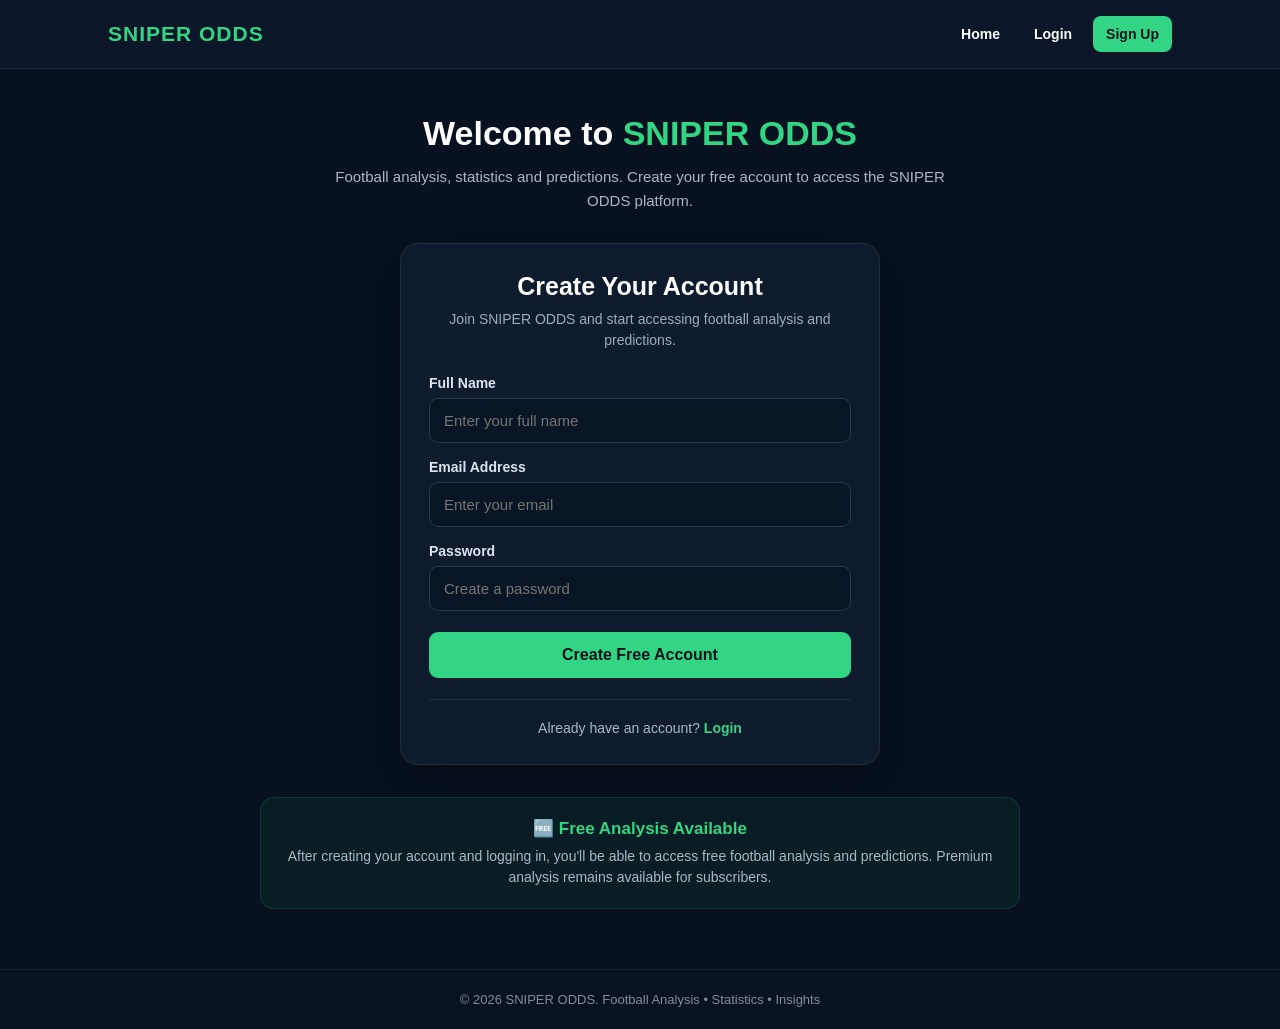
<file: index.html>
<!DOCTYPE html>
<html lang="en">
<head>
  <meta charset="UTF-8">
  <meta name="viewport" content="width=device-width, initial-scale=1.0">

  <title>SNIPER ODDS — Football Analysis & Predictions</title>
  <meta name="description" content="SNIPER ODDS — Football analysis, statistics, free predictions and premium football insights.">

  <style>
    * {
      box-sizing: border-box;
      margin: 0;
      padding: 0;
    }

    body {
      font-family: Arial, Helvetica, sans-serif;
      background: #07111f;
      color: #ffffff;
      min-height: 100vh;
    }

    /* HEADER */
    header {
      width: 100%;
      background: #0b1728;
      border-bottom: 1px solid rgba(255,255,255,0.08);
      position: sticky;
      top: 0;
      z-index: 1000;
    }

    .nav {
      max-width: 1100px;
      margin: auto;
      min-height: 68px;
      padding: 0 18px;
      display: flex;
      align-items: center;
      justify-content: space-between;
      gap: 15px;
    }

    .logo {
      color: #32d583;
      font-size: 21px;
      font-weight: 800;
      letter-spacing: 1px;
      text-decoration: none;
      white-space: nowrap;
    }

    .nav-links {
      display: flex;
      align-items: center;
      gap: 8px;
    }

    .nav-links a {
      color: #ffffff;
      text-decoration: none;
      padding: 10px 13px;
      border-radius: 8px;
      font-size: 14px;
      font-weight: 600;
    }

    .nav-links a:hover {
      background: rgba(50,213,131,0.10);
      color: #32d583;
    }

    .signup-nav {
      background: #32d583 !important;
      color: #06131f !important;
    }

    .signup-nav:hover {
      background: #28c475 !important;
      color: #06131f !important;
    }

    /* MAIN */
    main {
      width: 100%;
      padding: 45px 18px 60px;
    }

    .container {
      max-width: 1050px;
      margin: auto;
    }

    .hero {
      text-align: center;
      margin-bottom: 30px;
    }

    .hero h1 {
      font-size: 34px;
      line-height: 1.15;
      margin-bottom: 12px;
    }

    .hero h1 span {
      color: #32d583;
    }

    .hero p {
      color: #aab7c7;
      max-width: 650px;
      margin: auto;
      line-height: 1.6;
      font-size: 15px;
    }

    /* SIGNUP CARD */
    .auth-card {
      width: 100%;
      max-width: 480px;
      margin: 0 auto;
      background: #0d1b2d;
      border: 1px solid rgba(255,255,255,0.08);
      border-radius: 18px;
      padding: 28px;
      box-shadow: 0 18px 50px rgba(0,0,0,0.25);
    }

    .auth-card h2 {
      text-align: center;
      font-size: 25px;
      margin-bottom: 8px;
    }

    .auth-subtitle {
      text-align: center;
      color: #9eacbd;
      font-size: 14px;
      line-height: 1.5;
      margin-bottom: 24px;
    }

    .form-group {
      margin-bottom: 16px;
    }

    .form-group label {
      display: block;
      margin-bottom: 7px;
      color: #dce5ef;
      font-size: 14px;
      font-weight: 600;
    }

    .form-group input {
      width: 100%;
      padding: 13px 14px;
      border-radius: 9px;
      border: 1px solid #26384d;
      background: #081524;
      color: #ffffff;
      outline: none;
      font-size: 15px;
    }

    .form-group input:focus {
      border-color: #32d583;
      box-shadow: 0 0 0 2px rgba(50,213,131,0.10);
    }

    .signup-button {
      width: 100%;
      border: none;
      border-radius: 9px;
      padding: 14px;
      background: #32d583;
      color: #06131f;
      font-size: 16px;
      font-weight: 800;
      cursor: pointer;
      margin-top: 5px;
    }

    .signup-button:hover {
      background: #28c475;
    }

    .login-prompt {
      text-align: center;
      margin-top: 21px;
      padding-top: 20px;
      border-top: 1px solid rgba(255,255,255,0.08);
      color: #aab7c7;
      font-size: 14px;
    }

    .login-prompt a {
      color: #32d583;
      font-weight: 700;
      text-decoration: none;
    }

    .login-prompt a:hover {
      text-decoration: underline;
    }

    /* FREE ACCESS MESSAGE */
    .free-access {
      max-width: 760px;
      margin: 32px auto 0;
      text-align: center;
      padding: 20px;
      border-radius: 14px;
      background: rgba(50,213,131,0.06);
      border: 1px solid rgba(50,213,131,0.14);
    }

    .free-access h3 {
      color: #32d583;
      margin-bottom: 7px;
      font-size: 17px;
    }

    .free-access p {
      color: #aab7c7;
      font-size: 14px;
      line-height: 1.5;
    }

    /* FOOTER */
    footer {
      border-top: 1px solid rgba(255,255,255,0.07);
      background: #081321;
      padding: 22px 18px;
      text-align: center;
      color: #7f8d9e;
      font-size: 13px;
    }

    /* MOBILE */
    @media (max-width: 600px) {
      .nav {
        min-height: 62px;
        padding: 0 12px;
      }

      .logo {
        font-size: 18px;
      }

      .nav-links {
        gap: 2px;
      }

      .nav-links a {
        padding: 8px 7px;
        font-size: 12px;
      }

      main {
        padding: 32px 14px 45px;
      }

      .hero h1 {
        font-size: 28px;
      }

      .hero p {
        font-size: 14px;
      }

      .auth-card {
        padding: 22px 18px;
        border-radius: 15px;
      }
    }
  </style>
</head>

<body>

  <!-- PUBLIC HEADER -->
  <header>
    <nav class="nav">

      <a href="index.html" class="logo">
        SNIPER ODDS
      </a>

      <div class="nav-links">
        <a href="index.html">Home</a>
        <a href="login.html">Login</a>
        <a href="signup.html" class="signup-nav">Sign Up</a>
      </div>

    </nav>
  </header>


  <main>
    <div class="container">

      <!-- INTRO -->
      <section class="hero">
        <h1>
          Welcome to <span>SNIPER ODDS</span>
        </h1>

        <p>
          Football analysis, statistics and predictions.
          Create your free account to access the SNIPER ODDS platform.
        </p>
      </section>


      <!-- SIGN UP -->
      <section class="auth-card">

        <h2>Create Your Account</h2>

        <p class="auth-subtitle">
          Join SNIPER ODDS and start accessing football analysis and predictions.
        </p>

        <form id="signupRedirectForm">

          <div class="form-group">
            <label for="signupName">Full Name</label>
            <input
              type="text"
              id="signupName"
              placeholder="Enter your full name"
              autocomplete="name"
              required
            >
          </div>

          <div class="form-group">
            <label for="signupEmail">Email Address</label>
            <input
              type="email"
              id="signupEmail"
              placeholder="Enter your email"
              autocomplete="email"
              required
            >
          </div>

          <div class="form-group">
            <label for="signupPassword">Password</label>
            <input
              type="password"
              id="signupPassword"
              placeholder="Create a password"
              autocomplete="new-password"
              required
            >
          </div>

          <button type="submit" class="signup-button">
            Create Free Account
          </button>

        </form>

        <div class="login-prompt">
          Already have an account?
          <a href="login.html">Login</a>
        </div>

      </section>


      <!-- FREE ACCESS -->
      <section class="free-access">
        <h3>🆓 Free Analysis Available</h3>
        <p>
          After creating your account and logging in, you'll be able to access
          free football analysis and predictions. Premium analysis remains
          available for subscribers.
        </p>
      </section>

    </div>
  </main>


  <footer>
    © 2026 SNIPER ODDS. Football Analysis • Statistics • Insights
  </footer>


  <!--
    IMPORTANT:
    We are NOT changing Supabase or script.js in Phase 1.

    The form simply sends the visitor to the existing signup page.
    Your existing signup.html remains responsible for the actual
    Supabase account creation and email verification.
  -->
  <script>
    document
      .getElementById("signupRedirectForm")
      .addEventListener("submit", function (event) {

        event.preventDefault();

        window.location.href = "signup.html";
      });
  </script>

</body>
</html>
</file>
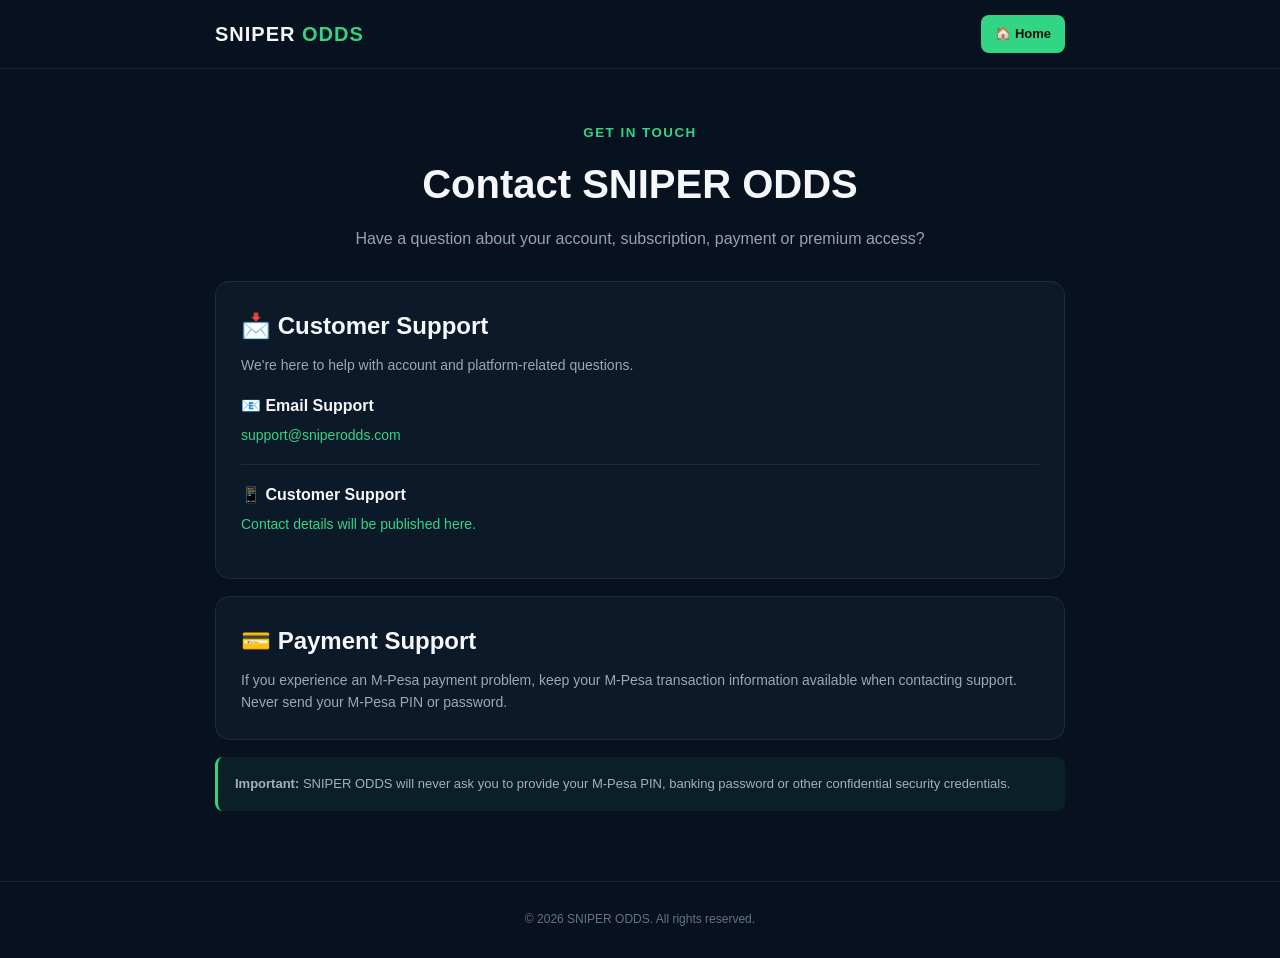
<file: contact.html>
<!DOCTYPE html>
<html lang="en">
<head>
    <meta charset="UTF-8">
    <meta name="viewport" content="width=device-width, initial-scale=1.0">

    <title>SNIPER ODDS | Contact</title>

 
  <style>
        * {
            box-sizing: border-box;
            margin: 0;
            padding: 0;
        }

        body {
            font-family: Arial, Helvetica, sans-serif;
            background: #07111f;
            color: #f5f7fa;
            line-height: 1.6;
        }

        a {
            color: inherit;
            text-decoration: none;
        }

        .container {
            width: 92%;
            max-width: 850px;
            margin: auto;
        }

        header {
            border-bottom: 1px solid rgba(255,255,255,.08);
            background: #07111f;
        }

        .nav {
            min-height: 68px;
            display: flex;
            align-items: center;
            justify-content: space-between;
        }

        .logo {
            font-size: 20px;
            font-weight: 900;
            letter-spacing: 1px;
        }

        .logo span {
            color: #32d583;
        }

        .home-btn {
            background: #32d583;
            color: #06110d;
            padding: 9px 14px;
            border-radius: 8px;
            font-weight: 800;
            font-size: 13px;
        }

        main {
            padding: 50px 0 70px;
        }

        .heading {
            text-align: center;
            margin-bottom: 30px;
        }

        .heading small {
            color: #32d583;
            font-weight: 900;
            letter-spacing: 1.5px;
        }

        .heading h1 {
            font-size: 40px;
            margin: 7px 0 10px;
        }

        .heading p {
            color: #95a3b5;
        }

        .card {
            background: #0c1929;
            border: 1px solid rgba(255,255,255,.08);
            border-radius: 15px;
            padding: 25px;
            margin-bottom: 17px;
        }

        .card h2 {
            margin-bottom: 8px;
        }

        .card p {
            color: #9aa8b9;
            font-size: 14px;
        }

        .contact-item {
            padding: 17px 0;
            border-bottom: 1px solid rgba(255,255,255,.07);
        }

        .contact-item:last-child {
            border-bottom: none;
        }

        .contact-item strong {
            display: block;
            margin-bottom: 3px;
        }

        .contact-item span {
            color: #32d583;
            font-size: 14px;
        }

        .notice {
            background: rgba(50,213,131,.07);
            border-left: 3px solid #32d583;
            padding: 17px;
            border-radius: 8px;
            color: #a4b0bf;
            font-size: 13px;
        }

        footer {
            border-top: 1px solid rgba(255,255,255,.08);
            padding: 28px 0;
            text-align: center;
        }

        footer p {
            color: #657488;
            font-size: 12px;
        }

        @media (max-width:600px) {
            .heading h1 {
                font-size: 31px;
            }

            .card {
                padding: 20px;
            }
        }
    </style>
</head>

<body>

<header>
    <div class="container nav">

        <a href="index.html" class="logo">
            SNIPER <span>ODDS</span>
        </a>

        <a href="index.html" class="home-btn">
            🏠 Home
        </a>

    </div>
</header>

<main>

    <div class="container">

        <div class="heading">
            <small>GET IN TOUCH</small>

            <h1>Contact SNIPER ODDS</h1>

            <p>
                Have a question about your account, subscription,
                payment or premium access?
            </p>
        </div>


        <div class="card">

            <h2>📩 Customer Support</h2>

            <p>
                We're here to help with account and platform-related
                questions.
            </p>

            <div class="contact-item">
                <strong>📧 Email Support</strong>
                <span>support@sniperodds.com</span>
            </div>

            <div class="contact-item">
                <strong>📱 Customer Support</strong>
                <span>Contact details will be published here.</span>
            </div>

        </div>


        <div class="card">

            <h2>💳 Payment Support</h2>

            <p>
                If you experience an M-Pesa payment problem, keep your
                M-Pesa transaction information available when contacting
                support. Never send your M-Pesa PIN or password.
            </p>

        </div>


        <div class="notice">

            <strong>Important:</strong>
            SNIPER ODDS will never ask you to provide your M-Pesa PIN,
            banking password or other confidential security credentials.

        </div>

    </div>

</main>

<footer>
    <div class="container">
        <p>
            © 2026 SNIPER ODDS. All rights reserved.
        </p>
    </div>
</footer>

</body>
</html>
</file>
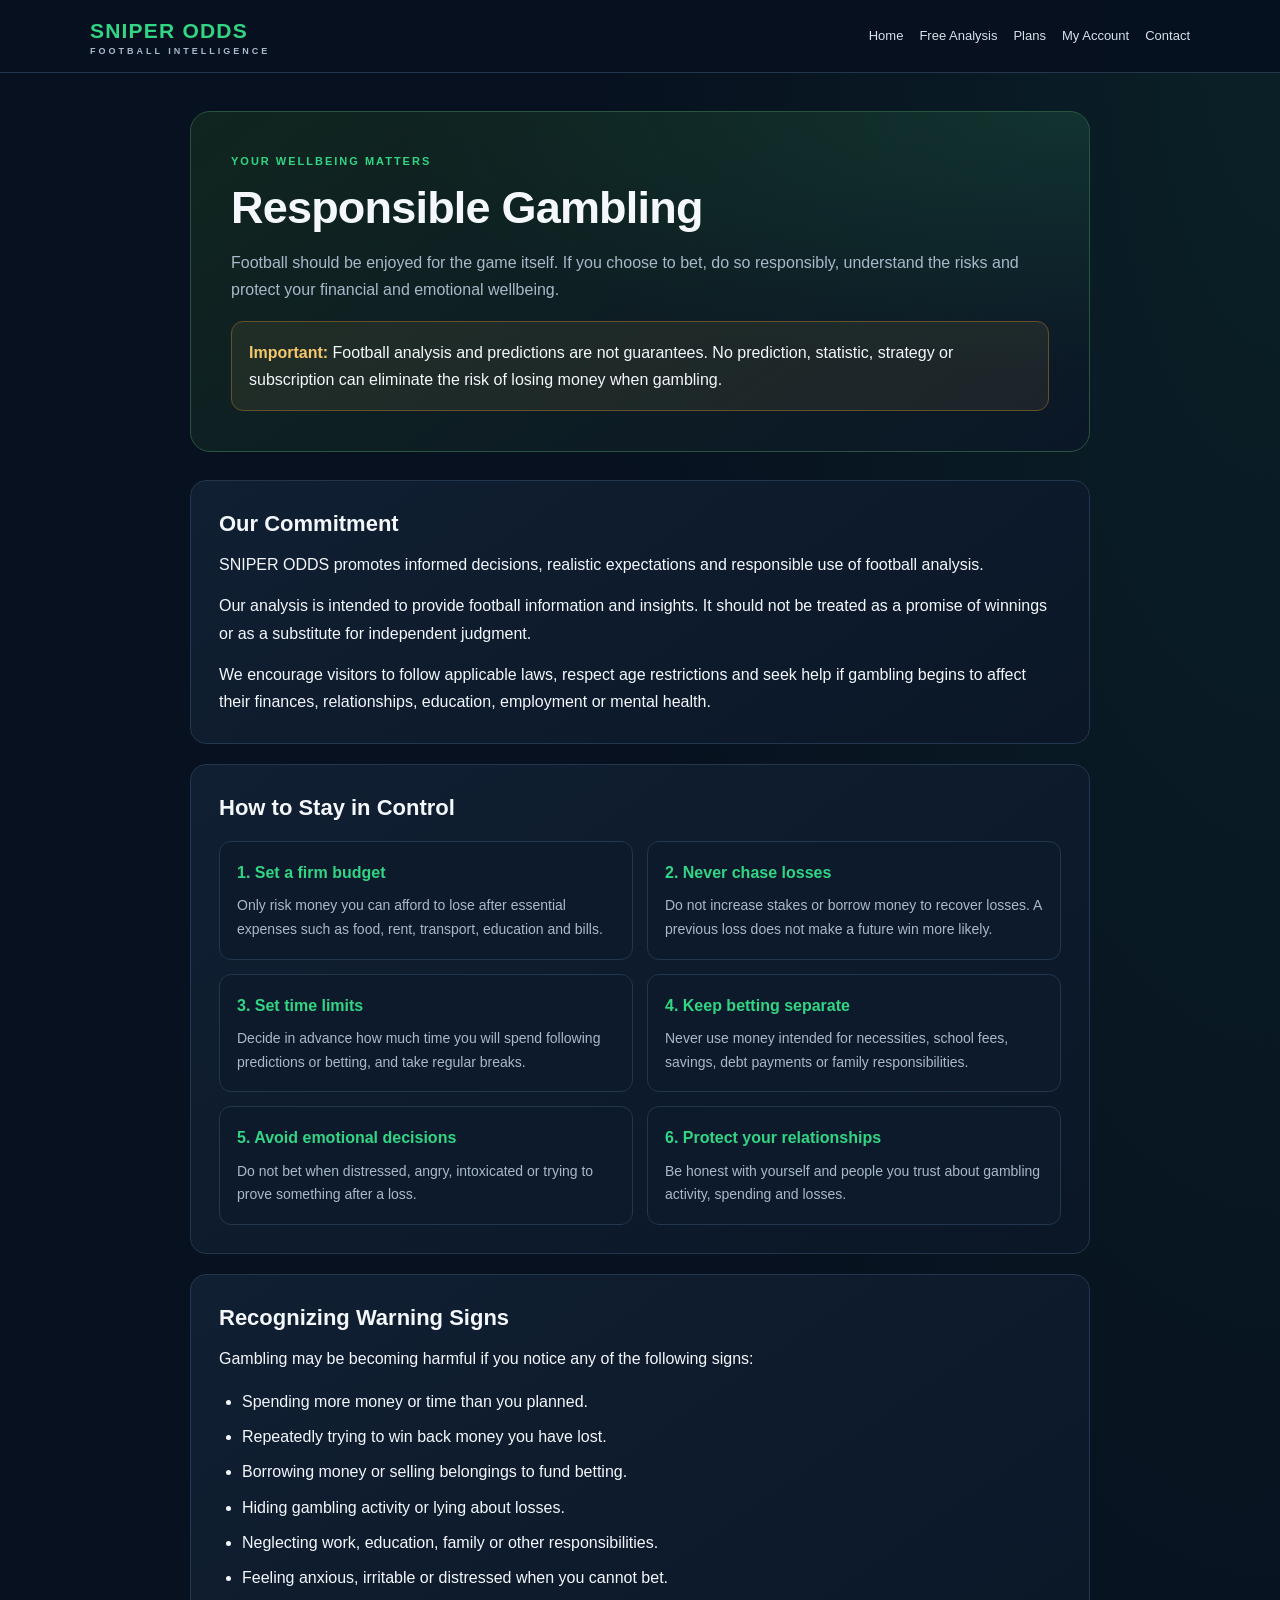
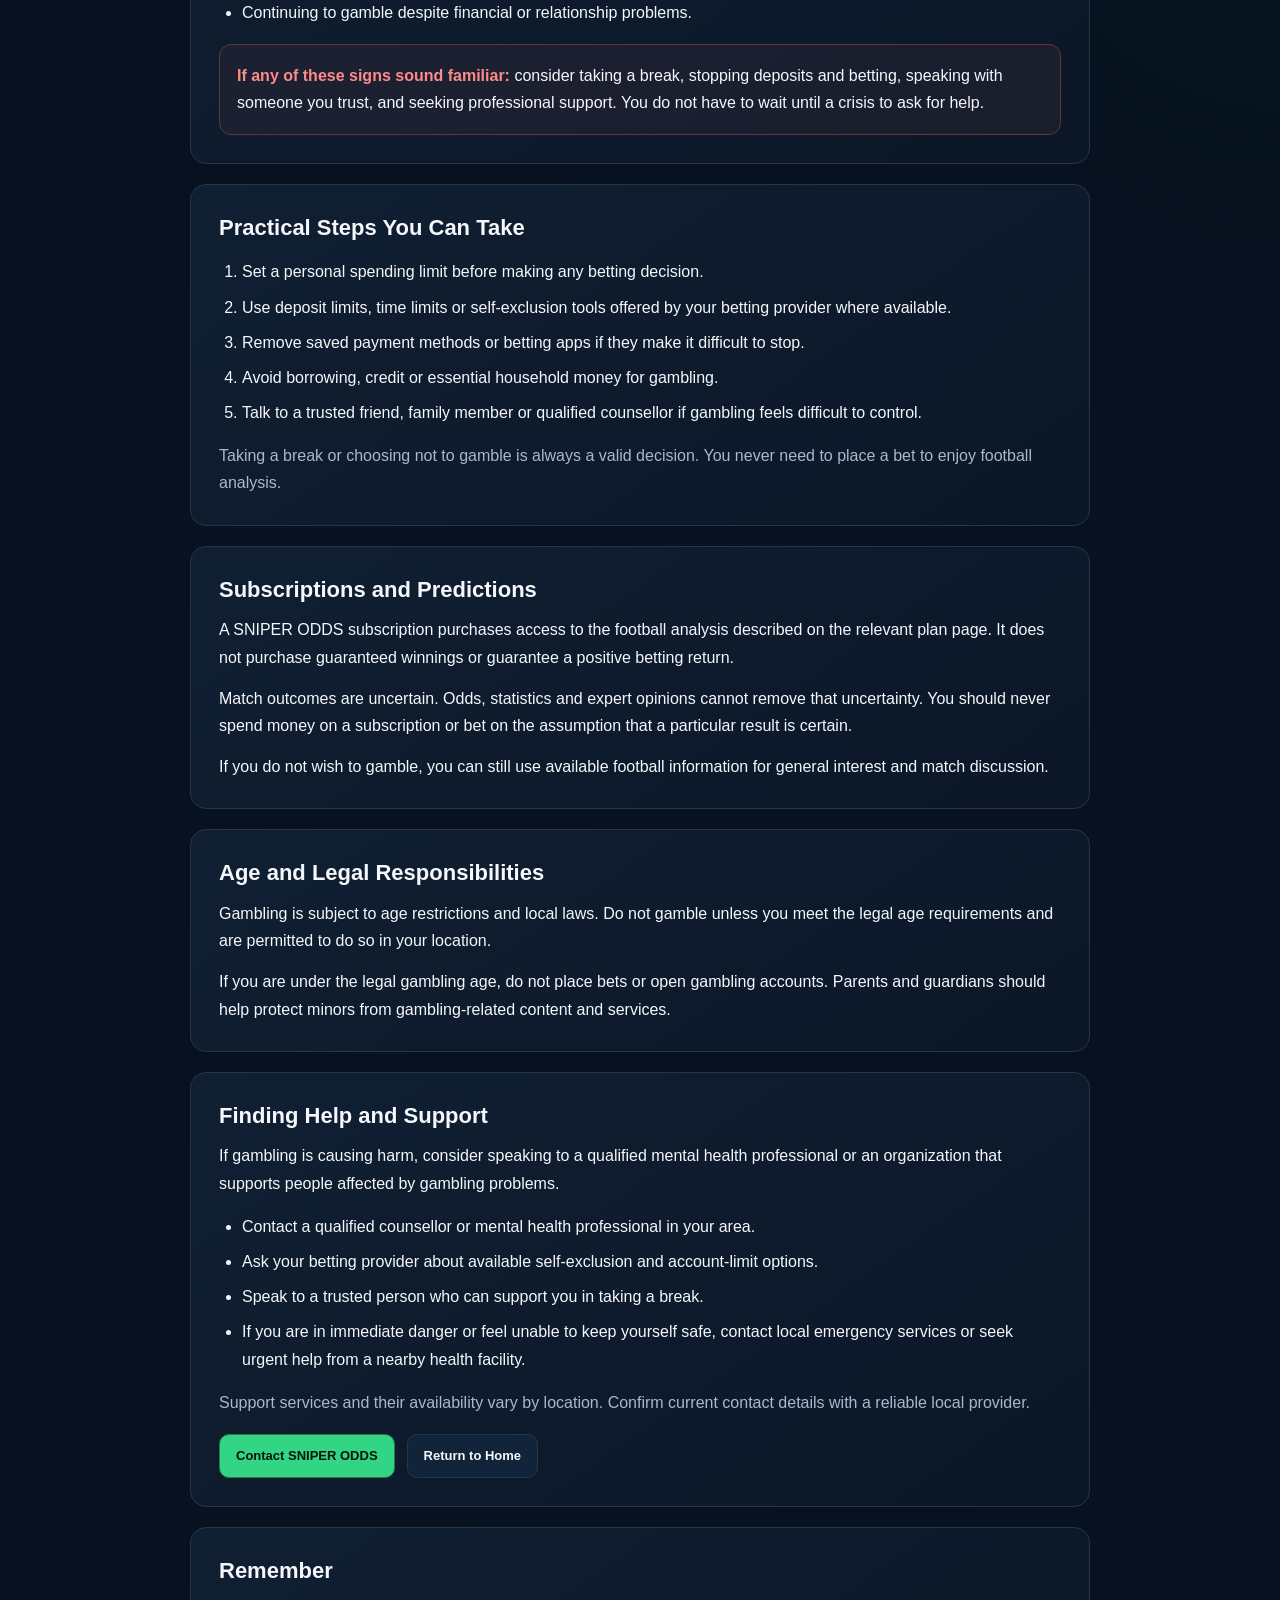
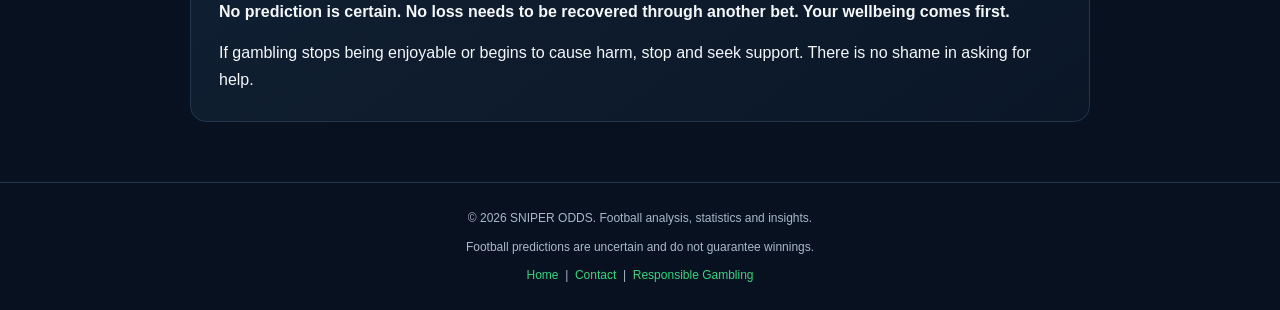
<file: responsible_gambling.html>
<!DOCTYPE html><html lang="en">
<head>
    <meta charset="UTF-8">
    <meta name="viewport" content="width=device-width, initial-scale=1.0"><title>Responsible Gambling | SNIPER ODDS</title>

<meta
    name="description"
    content="Learn about responsible gambling, setting limits, recognizing gambling-related harm and finding support."
>

<meta name="theme-color" content="#07111f">

<style>
    :root {
        --bg: #07111f;
        --surface: #0d1a2b;
        --surface-light: #12243a;
        --green: #32d583;
        --text: #f4f7fb;
        --muted: #a9b8ca;
        --border: #22364d;
        --warning: #f5c76b;
        --danger: #ff8a8a;
        --radius: 16px;
    }

    * {
        box-sizing: border-box;
    }

    html {
        scroll-behavior: smooth;
        scroll-padding-top: 95px;
    }

    body {
        margin: 0;
        min-height: 100vh;
        background:
            radial-gradient(
                ellipse at top right,
                rgba(50, 213, 131, 0.08),
                transparent 38%
            ),
            var(--bg);
        color: var(--text);
        font-family: Arial, Helvetica, sans-serif;
        line-height: 1.7;
    }

    a {
        color: var(--green);
    }

    .topbar {
        position: sticky;
        top: 0;
        z-index: 10;
        background: rgba(7, 17, 31, 0.97);
        border-bottom: 1px solid var(--border);
        backdrop-filter: blur(12px);
    }

    .nav-container {
        width: min(1100px, 92%);
        min-height: 72px;
        margin: auto;
        display: flex;
        align-items: center;
        justify-content: space-between;
        gap: 18px;
    }

    .brand {
        color: var(--green);
        font-size: 21px;
        font-weight: 900;
        letter-spacing: 1.2px;
        text-decoration: none;
        white-space: nowrap;
    }

    .brand span {
        display: block;
        margin-top: -4px;
        color: var(--muted);
        font-size: 9px;
        letter-spacing: 3px;
    }

    .nav-links {
        display: flex;
        align-items: center;
        justify-content: flex-end;
        flex-wrap: wrap;
        gap: 16px;
    }

    .nav-links a {
        color: #d7e0eb;
        font-size: 13px;
        text-decoration: none;
    }

    .nav-links a:hover {
        color: var(--green);
    }

    main {
        width: min(900px, 92%);
        margin: auto;
        padding: 38px 0 60px;
    }

    .hero {
        margin-bottom: 28px;
        padding: clamp(23px, 5vw, 40px);
        border: 1px solid #28543f;
        border-radius: 20px;
        background:
            radial-gradient(
                ellipse at top right,
                rgba(50, 213, 131, 0.12),
                transparent 55%
            ),
            linear-gradient(145deg, #10251f, #0b1727);
    }

    .eyebrow {
        color: var(--green);
        font-size: 11px;
        font-weight: 800;
        letter-spacing: 2px;
        text-transform: uppercase;
    }

    h1 {
        margin: 10px 0 14px;
        font-size: clamp(30px, 6vw, 45px);
        line-height: 1.2;
        letter-spacing: -0.8px;
    }

    h2 {
        margin: 0 0 12px;
        font-size: 22px;
        line-height: 1.35;
    }

    h3 {
        margin: 0 0 8px;
        font-size: 16px;
    }

    p {
        margin: 0 0 14px;
    }

    .hero p,
    .muted {
        color: var(--muted);
    }

    .hero p:last-child {
        margin-bottom: 0;
    }

    .section {
        margin-top: 20px;
        padding: clamp(20px, 4vw, 28px);
        border: 1px solid var(--border);
        border-radius: var(--radius);
        background: linear-gradient(145deg, #101f32, #0b1727);
    }

    .section > :last-child {
        margin-bottom: 0;
    }

    .notice {
        margin-top: 18px;
        padding: 17px;
        border: 1px solid #65502b;
        border-radius: 12px;
        background: rgba(245, 199, 107, 0.07);
    }

    .notice strong {
        color: var(--warning);
    }

    .warning-box {
        border-color: #63343b;
        background: rgba(255, 119, 119, 0.06);
    }

    .warning-box strong {
        color: var(--danger);
    }

    .tips-grid {
        display: grid;
        grid-template-columns: repeat(2, minmax(0, 1fr));
        gap: 14px;
        margin-top: 18px;
    }

    .tip {
        padding: 17px;
        border: 1px solid var(--border);
        border-radius: 12px;
        background: var(--surface);
    }

    .tip p {
        margin: 0;
        color: var(--muted);
        font-size: 14px;
    }

    .tip h3 {
        color: var(--green);
    }

    ul,
    ol {
        padding-left: 23px;
    }

    li {
        margin: 8px 0;
    }

    .button-row {
        display: flex;
        flex-wrap: wrap;
        gap: 12px;
        margin-top: 18px;
    }

    .btn {
        display: inline-flex;
        min-height: 44px;
        align-items: center;
        justify-content: center;
        padding: 10px 16px;
        border: 1px solid #2b7651;
        border-radius: 10px;
        background: var(--green);
        color: #06140c;
        font-size: 13px;
        font-weight: 800;
        text-align: center;
        text-decoration: none;
    }

    .btn-secondary {
        border-color: var(--border);
        background: var(--surface-light);
        color: var(--text);
    }

    .btn:hover {
        filter: brightness(1.06);
    }

    .footer {
        padding: 25px 4%;
        border-top: 1px solid var(--border);
        color: var(--muted);
        text-align: center;
        font-size: 12px;
    }

    .footer p {
        margin-bottom: 8px;
    }

    .footer a {
        color: var(--green);
        text-decoration: none;
    }

    a:focus-visible {
        outline: 2px solid var(--green);
        outline-offset: 4px;
    }

    @media (max-width: 650px) {
        .nav-container {
            padding: 13px 0;
            align-items: flex-start;
            flex-direction: column;
        }

        .nav-links {
            justify-content: flex-start;
            gap: 12px;
        }

        .nav-links a {
            font-size: 12px;
        }

        .tips-grid {
            grid-template-columns: 1fr;
        }

        .button-row {
            flex-direction: column;
        }

        .button-row .btn {
            width: 100%;
        }
    }

    @media (prefers-reduced-motion: reduce) {
        html {
            scroll-behavior: auto;
        }
    }
</style>

</head><body><header class="topbar">
    <div class="nav-container">
        <a class="brand" href="./index.html">
            SNIPER ODDS
            <span>FOOTBALL INTELLIGENCE</span>
        </a>    <nav class="nav-links" aria-label="Main navigation">
        <a href="./index.html">Home</a>
        <a href="./analysis.html">Free Analysis</a>
        <a href="./subscription.html">Plans</a>
        <a href="./account.html">My Account</a>
        <a href="./contact.html">Contact</a>
    </nav>
</div>

</header><main>
    <section class="hero">
        <div class="eyebrow">Your wellbeing matters</div>    <h1>Responsible Gambling</h1>

    <p>
        Football should be enjoyed for the game itself.
        If you choose to bet, do so responsibly, understand the risks
        and protect your financial and emotional wellbeing.
    </p>

    <div class="notice">
        <strong>Important:</strong>
        Football analysis and predictions are not guarantees.
        No prediction, statistic, strategy or subscription can eliminate
        the risk of losing money when gambling.
    </div>
</section>

<section class="section">
    <h2>Our Commitment</h2>

    <p>
        SNIPER ODDS promotes informed decisions, realistic expectations
        and responsible use of football analysis.
    </p>

    <p>
        Our analysis is intended to provide football information and
        insights. It should not be treated as a promise of winnings
        or as a substitute for independent judgment.
    </p>

    <p>
        We encourage visitors to follow applicable laws, respect age
        restrictions and seek help if gambling begins to affect their
        finances, relationships, education, employment or mental health.
    </p>
</section>

<section class="section">
    <h2>How to Stay in Control</h2>

    <div class="tips-grid">
        <article class="tip">
            <h3>1. Set a firm budget</h3>
            <p>
                Only risk money you can afford to lose after essential
                expenses such as food, rent, transport, education and bills.
            </p>
        </article>

        <article class="tip">
            <h3>2. Never chase losses</h3>
            <p>
                Do not increase stakes or borrow money to recover losses.
                A previous loss does not make a future win more likely.
            </p>
        </article>

        <article class="tip">
            <h3>3. Set time limits</h3>
            <p>
                Decide in advance how much time you will spend following
                predictions or betting, and take regular breaks.
            </p>
        </article>

        <article class="tip">
            <h3>4. Keep betting separate</h3>
            <p>
                Never use money intended for necessities, school fees,
                savings, debt payments or family responsibilities.
            </p>
        </article>

        <article class="tip">
            <h3>5. Avoid emotional decisions</h3>
            <p>
                Do not bet when distressed, angry, intoxicated or trying
                to prove something after a loss.
            </p>
        </article>

        <article class="tip">
            <h3>6. Protect your relationships</h3>
            <p>
                Be honest with yourself and people you trust about
                gambling activity, spending and losses.
            </p>
        </article>
    </div>
</section>

<section class="section">
    <h2>Recognizing Warning Signs</h2>

    <p>
        Gambling may be becoming harmful if you notice any of the
        following signs:
    </p>

    <ul>
        <li>Spending more money or time than you planned.</li>
        <li>Repeatedly trying to win back money you have lost.</li>
        <li>Borrowing money or selling belongings to fund betting.</li>
        <li>Hiding gambling activity or lying about losses.</li>
        <li>Neglecting work, education, family or other responsibilities.</li>
        <li>Feeling anxious, irritable or distressed when you cannot bet.</li>
        <li>Continuing to gamble despite financial or relationship problems.</li>
    </ul>

    <div class="notice warning-box">
        <strong>If any of these signs sound familiar:</strong>
        consider taking a break, stopping deposits and betting, speaking
        with someone you trust, and seeking professional support.
        You do not have to wait until a crisis to ask for help.
    </div>
</section>

<section class="section">
    <h2>Practical Steps You Can Take</h2>

    <ol>
        <li>
            Set a personal spending limit before making any betting decision.
        </li>
        <li>
            Use deposit limits, time limits or self-exclusion tools offered
            by your betting provider where available.
        </li>
        <li>
            Remove saved payment methods or betting apps if they make
            it difficult to stop.
        </li>
        <li>
            Avoid borrowing, credit or essential household money for gambling.
        </li>
        <li>
            Talk to a trusted friend, family member or qualified counsellor
            if gambling feels difficult to control.
        </li>
    </ol>

    <p class="muted">
        Taking a break or choosing not to gamble is always a valid decision.
        You never need to place a bet to enjoy football analysis.
    </p>
</section>

<section class="section">
    <h2>Subscriptions and Predictions</h2>

    <p>
        A SNIPER ODDS subscription purchases access to the football
        analysis described on the relevant plan page. It does not
        purchase guaranteed winnings or guarantee a positive betting return.
    </p>

    <p>
        Match outcomes are uncertain. Odds, statistics and expert opinions
        cannot remove that uncertainty. You should never spend money on
        a subscription or bet on the assumption that a particular result
        is certain.
    </p>

    <p>
        If you do not wish to gamble, you can still use available football
        information for general interest and match discussion.
    </p>
</section>

<section class="section">
    <h2>Age and Legal Responsibilities</h2>

    <p>
        Gambling is subject to age restrictions and local laws.
        Do not gamble unless you meet the legal age requirements and
        are permitted to do so in your location.
    </p>

    <p>
        If you are under the legal gambling age, do not place bets or
        open gambling accounts. Parents and guardians should help
        protect minors from gambling-related content and services.
    </p>
</section>

<section class="section">
    <h2>Finding Help and Support</h2>

    <p>
        If gambling is causing harm, consider speaking to a qualified
        mental health professional or an organization that supports
        people affected by gambling problems.
    </p>

    <ul>
        <li>
            Contact a qualified counsellor or mental health professional
            in your area.
        </li>
        <li>
            Ask your betting provider about available self-exclusion
            and account-limit options.
        </li>
        <li>
            Speak to a trusted person who can support you in taking a break.
        </li>
        <li>
            If you are in immediate danger or feel unable to keep yourself
            safe, contact local emergency services or seek urgent help
            from a nearby health facility.
        </li>
    </ul>

    <p class="muted">
        Support services and their availability vary by location.
        Confirm current contact details with a reliable local provider.
    </p>

    <div class="button-row">
        <a class="btn" href="./contact.html">
            Contact SNIPER ODDS
        </a>

        <a class="btn btn-secondary" href="./index.html">
            Return to Home
        </a>
    </div>
</section>

<section class="section">
    <h2>Remember</h2>

    <p>
        <strong>
            No prediction is certain. No loss needs to be recovered
            through another bet. Your wellbeing comes first.
        </strong>
    </p>

    <p>
        If gambling stops being enjoyable or begins to cause harm,
        stop and seek support. There is no shame in asking for help.
    </p>
</section>

</main><footer class="footer">
    <p>
        &copy; 2026 SNIPER ODDS. Football analysis, statistics and insights.
    </p><p>
    Football predictions are uncertain and do not guarantee winnings.
</p>

<a href="./index.html">Home</a>
&nbsp;|&nbsp;
<a href="./contact.html">Contact</a>
&nbsp;|&nbsp;
<a href="./responsible_gambling.html">Responsible Gambling</a>

</footer></body>
</html>
</file>
